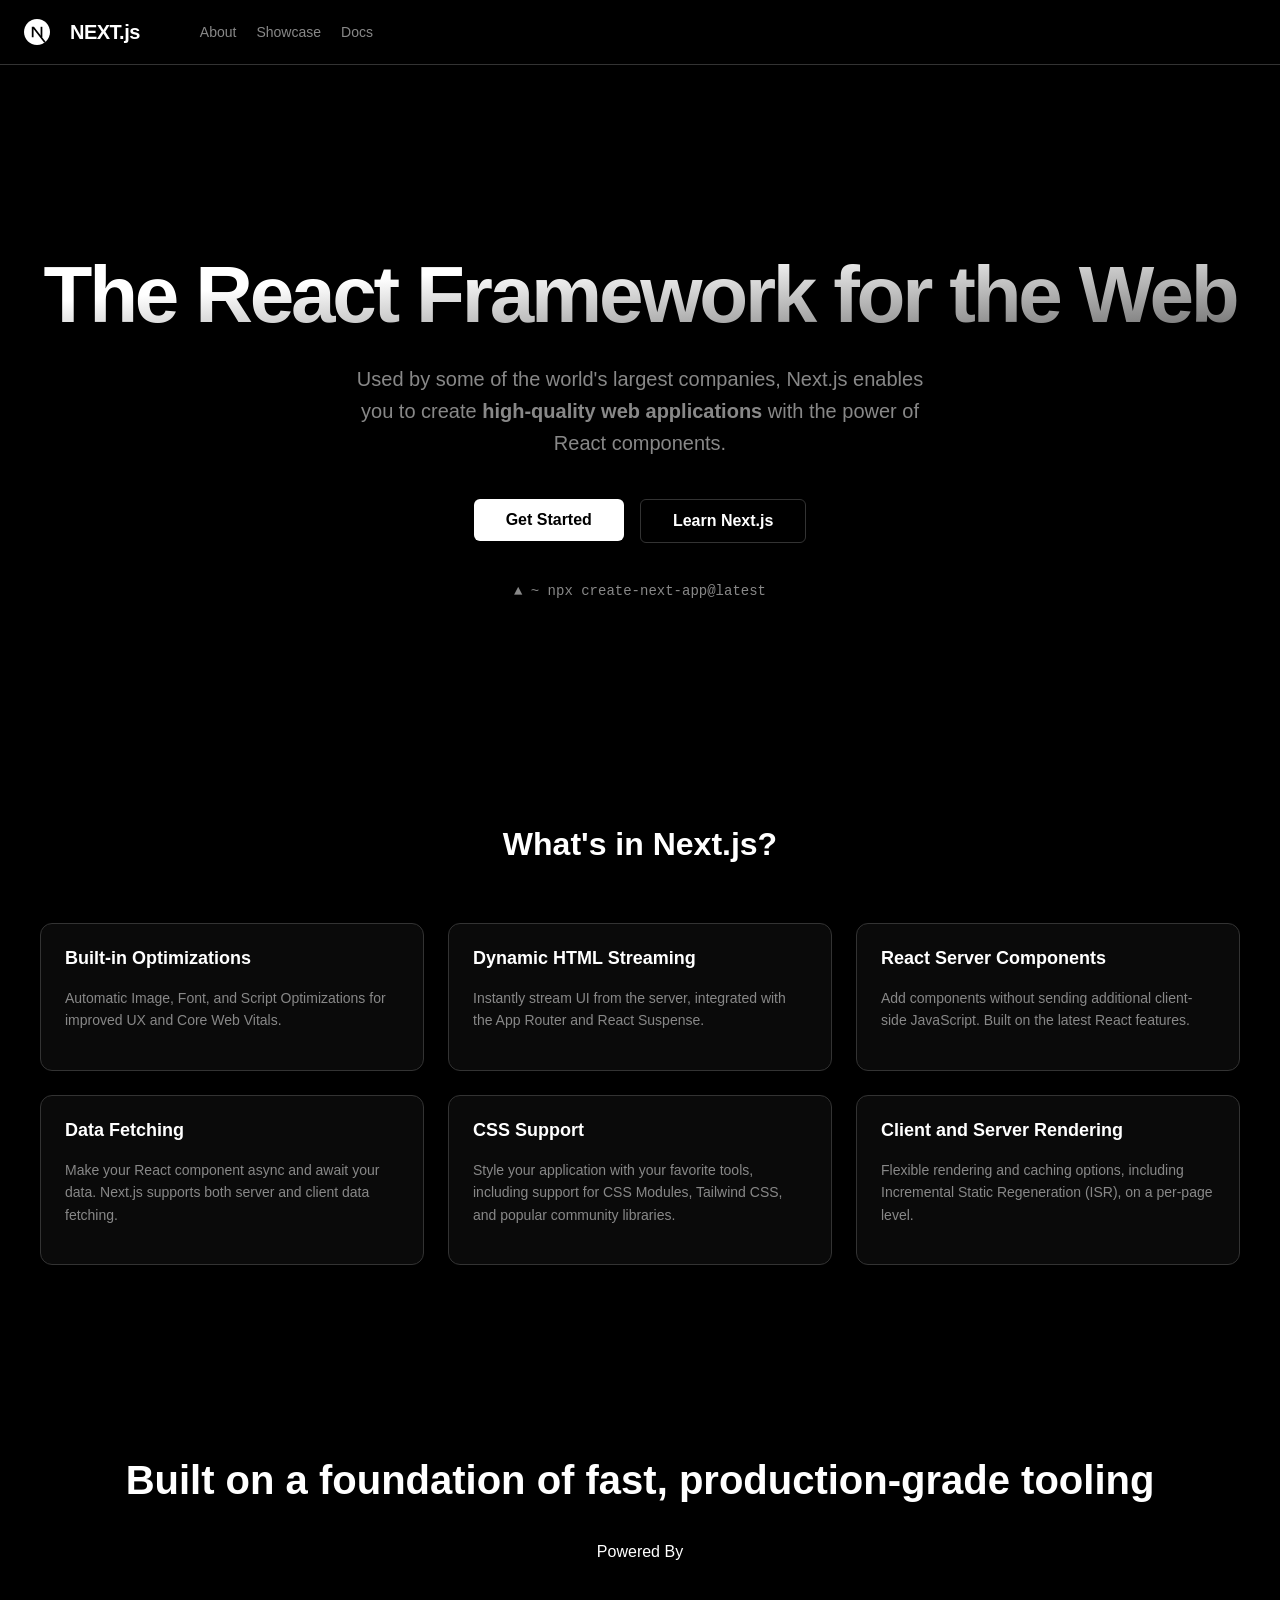
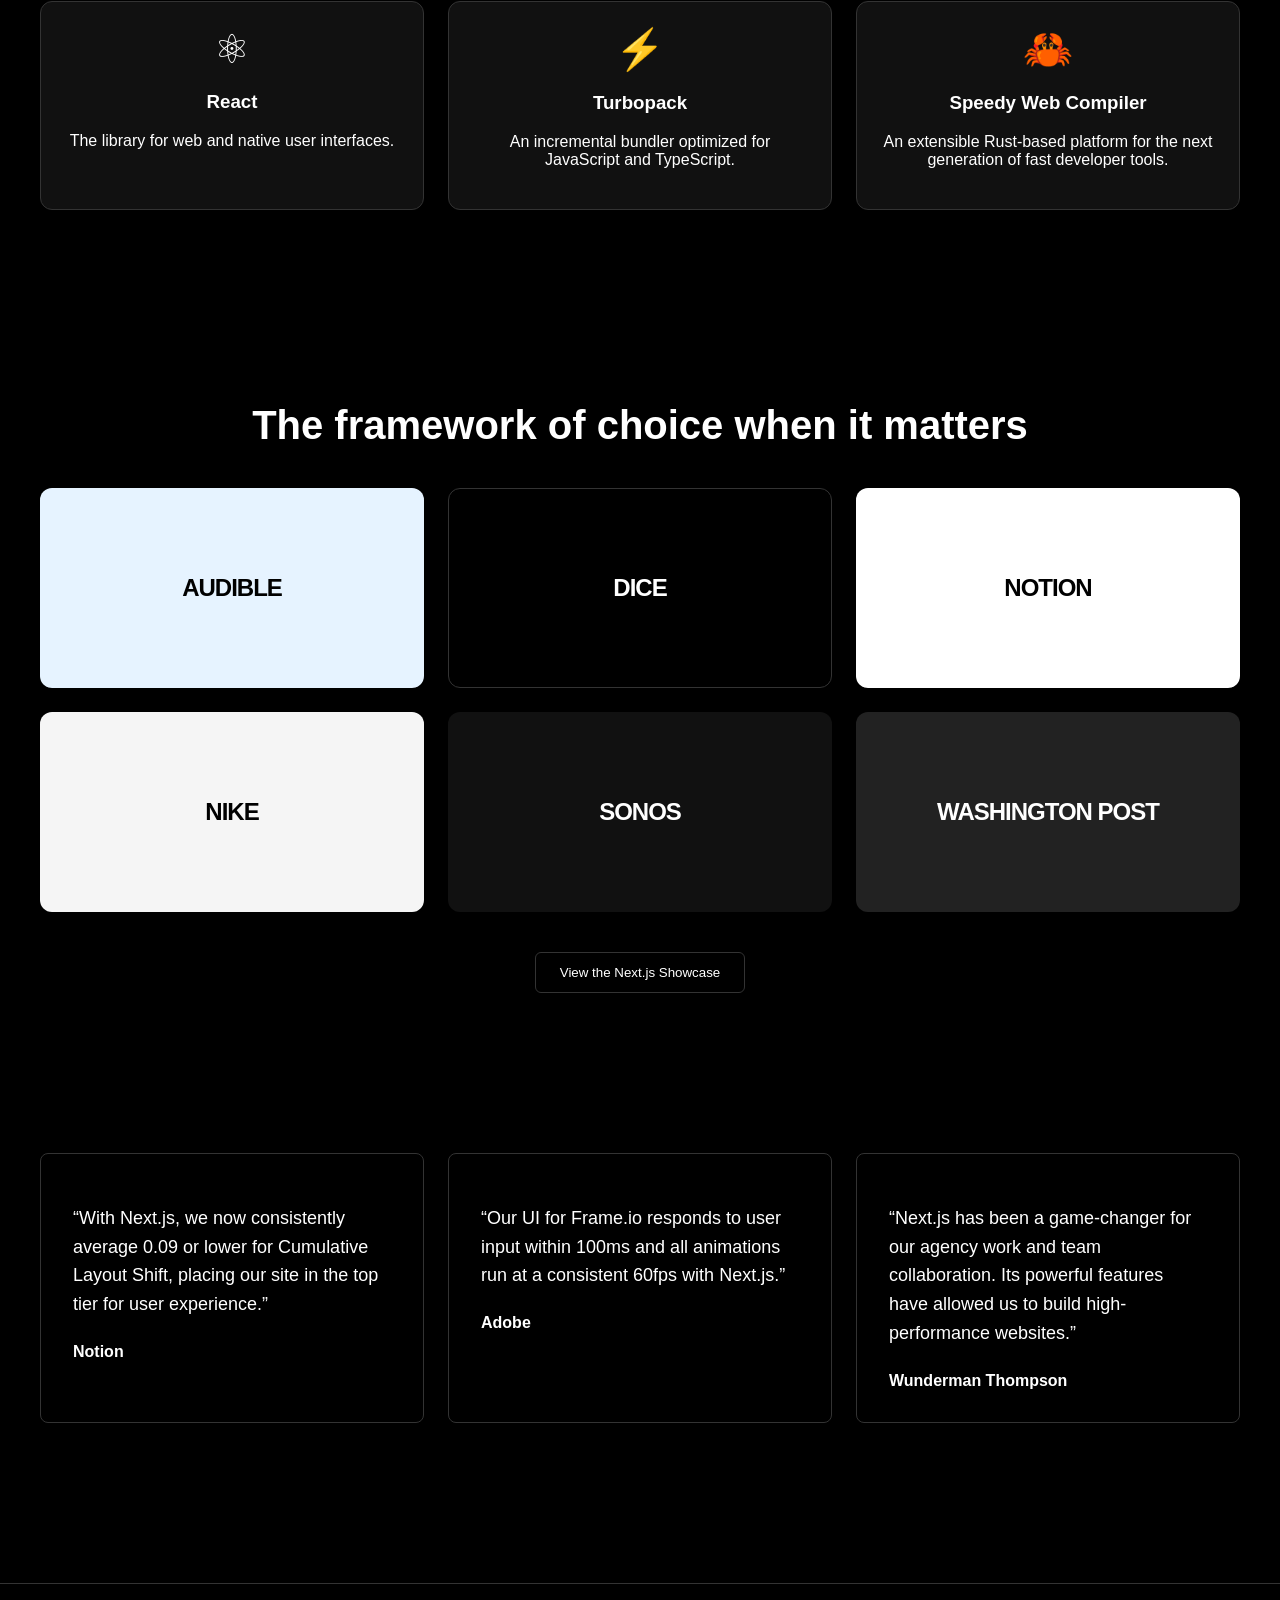
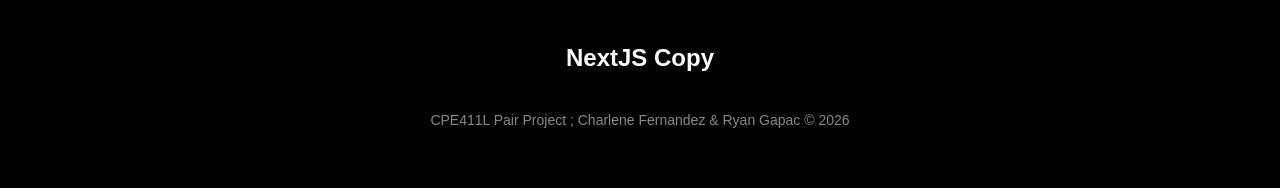
<file: index.html>
<!DOCTYPE html>
<html lang="en">

<head>
  <meta charset="UTF-8">
  <meta name="viewport" content="width=device-width, initial-scale=1.0">
  <title>Next.js by Vercel - The React Framework</title>
  <link rel="stylesheet" href="style.css">
</head>

<body>
  <nav class="navbar">
    <div class="nav-left">
      <svg class="logo" height="20" viewBox="0 0 180 180" fill="none" xmlns="http://www.w3.org/2000/svg">
        <path
          d="M180 90C180 139.706 139.706 180 90 180C40.2944 180 0 139.706 0 90C0 40.2944 40.2944 0 90 0C139.706 0 180 40.2944 180 90Z"
          fill="white" />
        <path
          d="M149.508 157.52L69.142 54H54V125.97H66.1136V69.3836L139.999 164.845C143.333 162.614 146.509 160.165 149.508 157.52Z"
          fill="black" />
        <rect x="115" y="54" width="12" height="72" fill="black" />
      </svg>
      <span class="logo-text">NEXT.js</span>
      <ul class="nav-links">
        <a href="about.html" class="nav-link-item"><li>About</li></a>
        <a href="showcase.html" class="nav-link-item"><li>Showcase</li></a>
        <a href="docs.html" class="nav-link-item"><li>Docs</li></a>
      </ul>
    </div>
    
  </nav>

  <main>
    <section class="hero">
      <div class="hero-bg"></div>
      <h1>The React Framework for the Web</h1>
      <p class="subtitle">Used by some of the world's largest companies, Next.js enables you to create
        <strong>high-quality web applications</strong> with the power of React components.</p>
      <div class="hero-buttons">
        <a href= "https://nextjs.org/docs"><button class="btn-primary">Get Started</button></a>
        <a href= "https://nextjs.org/learn?utm_source=next-site&utm_medium=homepage-cta&utm_campaign=home"><button class="btn-secondary">Learn Next.js</button></a>
      </div>
      <div class="code-snippet">
        <span>▲ ~ npx create-next-app@latest</span>
      </div>
    </section>

    <section class="features-section">
      <h2 class="section-title">What's in Next.js?</h2>
      <div class="grid-container">
        <div class="card">
          <h3>Built-in Optimizations</h3>
          <p>Automatic Image, Font, and Script Optimizations for improved UX and Core Web Vitals.</p>
        </div>
        <div class="card">
          <h3>Dynamic HTML Streaming</h3>
          <p>Instantly stream UI from the server, integrated with the App Router and React Suspense.</p>
        </div>
        <div class="card">
          <h3>React Server Components</h3>
          <p>Add components without sending additional client-side JavaScript. Built on the latest React features.</p>
        </div>
        <div class="card">
          <h3>Data Fetching</h3>
          <p>Make your React component async and await your data. Next.js supports both server and client data fetching.
          </p>
        </div>
        <div class="card">
          <h3>CSS Support</h3>
          <p>Style your application with your favorite tools, including support for CSS Modules, Tailwind CSS, and
            popular community libraries.</p>
        </div>
        <div class="card">
          <h3>Client and Server Rendering</h3>
          <p>Flexible rendering and caching options, including Incremental Static Regeneration (ISR), on a per-page
            level.</p>
        </div>
      </div>
    </section>

    <section class="powered-by">
      <h2>Built on a foundation of fast, production-grade tooling</h2>
      <div class="chip-container">
        <span>Powered By</span>
      </div>
      <div class="tech-grid">
        <div class="tech-card">
          <div class="tech-icon react">⚛</div>
          <h3>React</h3>
          <p>The library for web and native user interfaces.</p>
        </div>
        <div class="tech-card">
          <div class="tech-icon turbo">⚡</div>
          <h3>Turbopack</h3>
          <p>An incremental bundler optimized for JavaScript and TypeScript.</p>
        </div>
        <div class="tech-card">
          <div class="tech-icon swc">🦀</div>
          <h3>Speedy Web Compiler</h3>
          <p>An extensible Rust-based platform for the next generation of fast developer tools.</p>
        </div>
      </div>
    </section>

    <section class="showcase">
      <h2>The framework of choice when it matters</h2>
      <div class="showcase-grid">
        <div class="showcase-item" style="background: #e6f3ff; color: #000;">AUDIBLE</div>
        <div class="showcase-item" style="background: #000; border: 1px solid #333;">DICE</div>
        <div class="showcase-item" style="background: #fff; color: #000;">NOTION</div>
        <div class="showcase-item" style="background: #f5f5f5; color: #000;">NIKE</div>
        <div class="showcase-item" style="background: #111;">SONOS</div>
        <div class="showcase-item" style="background: #222;">WASHINGTON POST</div>
      </div>
      <button class="btn-showcase">View the Next.js Showcase</button>
    </section>

    <section class="testimonials">
      <div class="testimonial-card">
        <p>“With Next.js, we now consistently average 0.09 or lower for Cumulative Layout Shift, placing our site in the
          top tier for user experience.”</p>
        <div class="author">
          <strong>Notion</strong>
        </div>
      </div>
      <div class="testimonial-card">
        <p>“Our UI for Frame.io responds to user input within 100ms and all animations run at a consistent 60fps with
          Next.js.”</p>
        <div class="author">
          <strong>Adobe</strong>
        </div>
      </div>
      <div class="testimonial-card">
        <p>“Next.js has been a game-changer for our agency work and team collaboration. Its powerful features have
          allowed us to build high-performance websites.”</p>
        <div class="author">
          <strong>Wunderman Thompson</strong>
        </div>
      </div>
    </section>
  </main>

  <footer>
    <div class="footer-logo">NextJS Copy</div>
    
    <div class="copyright">
      CPE411L Pair Project ; Charlene Fernandez & Ryan Gapac &copy; 2026
    </div>
  </footer>
  <script src="script.js"></script>
</body>

</html>
</file>
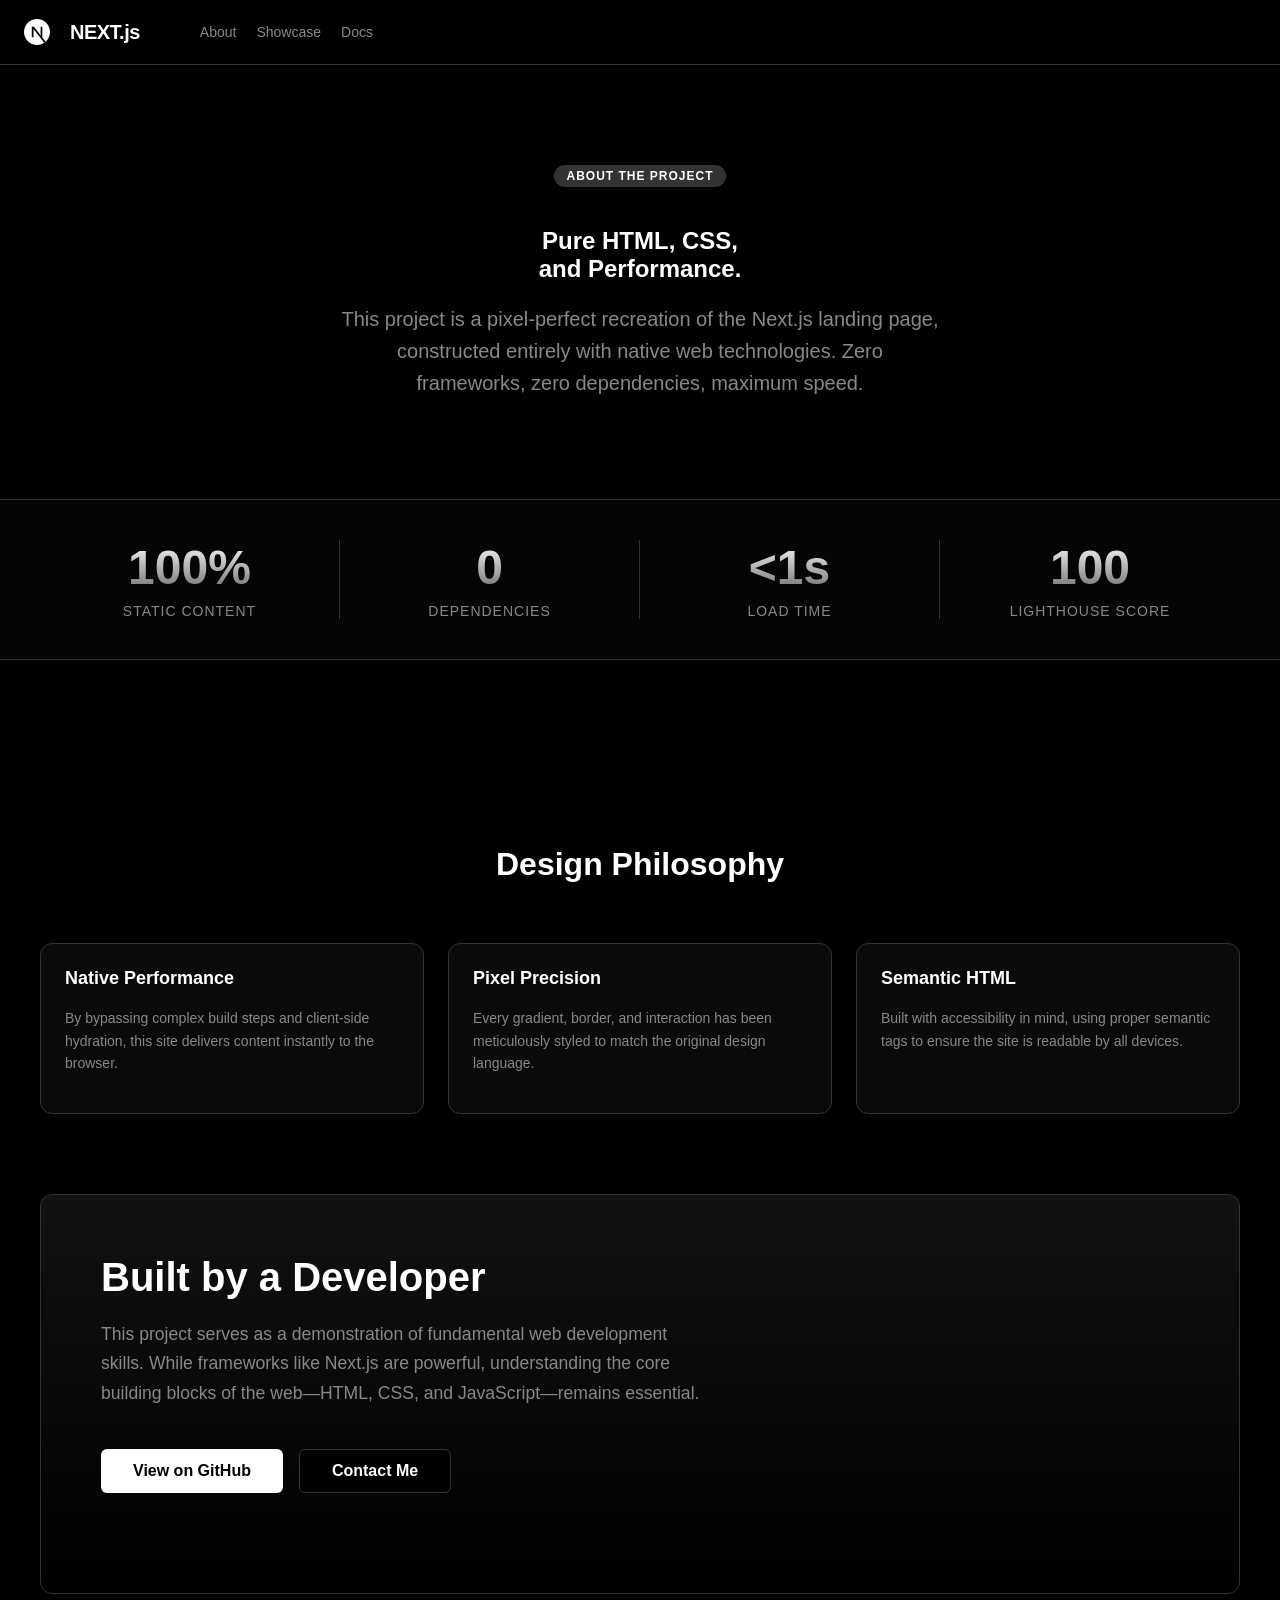
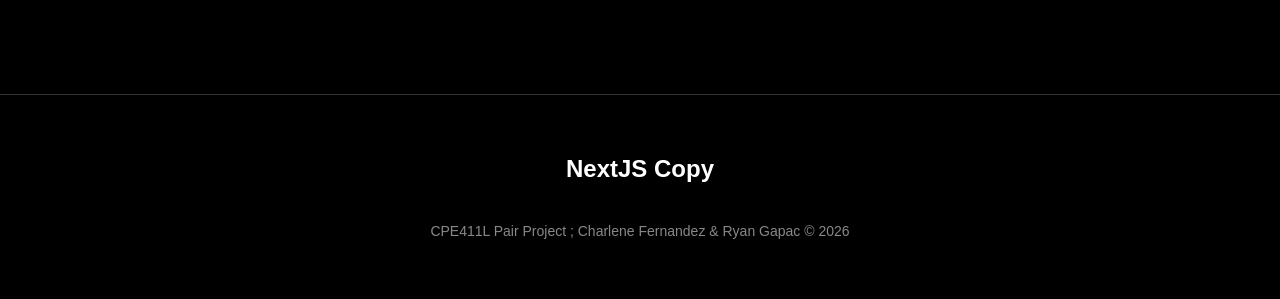
<file: about.html>
<!DOCTYPE html>
<html lang="en">
<head>
    <meta charset="UTF-8">
    <meta name="viewport" content="width=device-width, initial-scale=1.0">
    <title>About - Next.js Static Clone</title>
    <link rel="stylesheet" href="style.css">
</head>
<body>
    <nav class="navbar">
        <div class="nav-left">
            <a href="index.html" style="display: flex; align-items: center; gap: 20px; text-decoration: none; color: white;">
                <svg class="logo" height="20" viewBox="0 0 180 180" fill="none" xmlns="http://www.w3.org/2000/svg">
                    <path d="M180 90C180 139.706 139.706 180 90 180C40.2944 180 0 139.706 0 90C0 40.2944 40.2944 0 90 0C139.706 0 180 40.2944 180 90Z" fill="white"/>
                    <path d="M149.508 157.52L69.142 54H54V125.97H66.1136V69.3836L139.999 164.845C143.333 162.614 146.509 160.165 149.508 157.52Z" fill="black"/>
                    <rect x="115" y="54" width="12" height="72" fill="black"/>
                </svg>
                <span class="logo-text">NEXT.js</span>
            </a>
            <ul class="nav-links">
              <a href="about.html" class="nav-link-item"><li>About</li></a>
              <a href="showcase.html" class="nav-link-item"><li>Showcase</li></a>
              <a href="docs.html" class="nav-link-item"><li>Docs</li></a>
            </ul>
        </div>
    </nav>

    <main>
        <section class="about-hero">
            <span class="badge">About The Project</span>
            <h1>Pure HTML, CSS, <br>and Performance.</h1>
            <p class="subtitle">
                This project is a pixel-perfect recreation of the Next.js landing page, constructed entirely with native web technologies. Zero frameworks, zero dependencies, maximum speed.
            </p>
        </section>

        <!-- Statistics Grid -->
        <section class="stats-section">
            <div class="stats-grid">
                <div class="stat-item">
                    <span class="stat-number">100%</span>
                    <span class="stat-label">Static Content</span>
                </div>
                <div class="stat-item">
                    <span class="stat-number">0</span>
                    <span class="stat-label">Dependencies</span>
                </div>
                <div class="stat-item">
                    <span class="stat-number">&lt;1s</span>
                    <span class="stat-label">Load Time</span>
                </div>
                <div class="stat-item">
                    <span class="stat-number">100</span>
                    <span class="stat-label">Lighthouse Score</span>
                </div>
            </div>
        </section>

        <!-- Core Philosophy (Reusing Card Styling) -->
        <section class="features-section">
            <h2 class="section-title">Design Philosophy</h2>
            <div class="grid-container">
                <div class="card">
                    <h3>Native Performance</h3>
                    <p>By bypassing complex build steps and client-side hydration, this site delivers content instantly to the browser.</p>
                </div>
                <div class="card">
                    <h3>Pixel Precision</h3>
                    <p>Every gradient, border, and interaction has been meticulously styled to match the original design language.</p>
                </div>
                <div class="card">
                    <h3>Semantic HTML</h3>
                    <p>Built with accessibility in mind, using proper semantic tags to ensure the site is readable by all devices.</p>
                </div>
            </div>
        </section>

        <section class="creator-section">
            <div class="creator-content">
                <h2>Built by a Developer</h2>
                <p>
                    This project serves as a demonstration of fundamental web development skills. 
                    While frameworks like Next.js are powerful, understanding the core building blocks of the web—HTML, CSS, and JavaScript—remains essential.
                </p>
                <div class="hero-buttons" style="justify-content: flex-start;">
                    <button class="btn-primary">View on GitHub</button>
                    <button class="btn-secondary">Contact Me</button>
                </div>
            </div>
        </section>
    </main>

    <footer>
      <div class="footer-logo">NextJS Copy</div>
      <div class="copyright">
        CPE411L Pair Project ; Charlene Fernandez & Ryan Gapac &copy; 2026
      </div>
    </footer>

    <script src="script.js"></script>
</body>
</html>
</file>
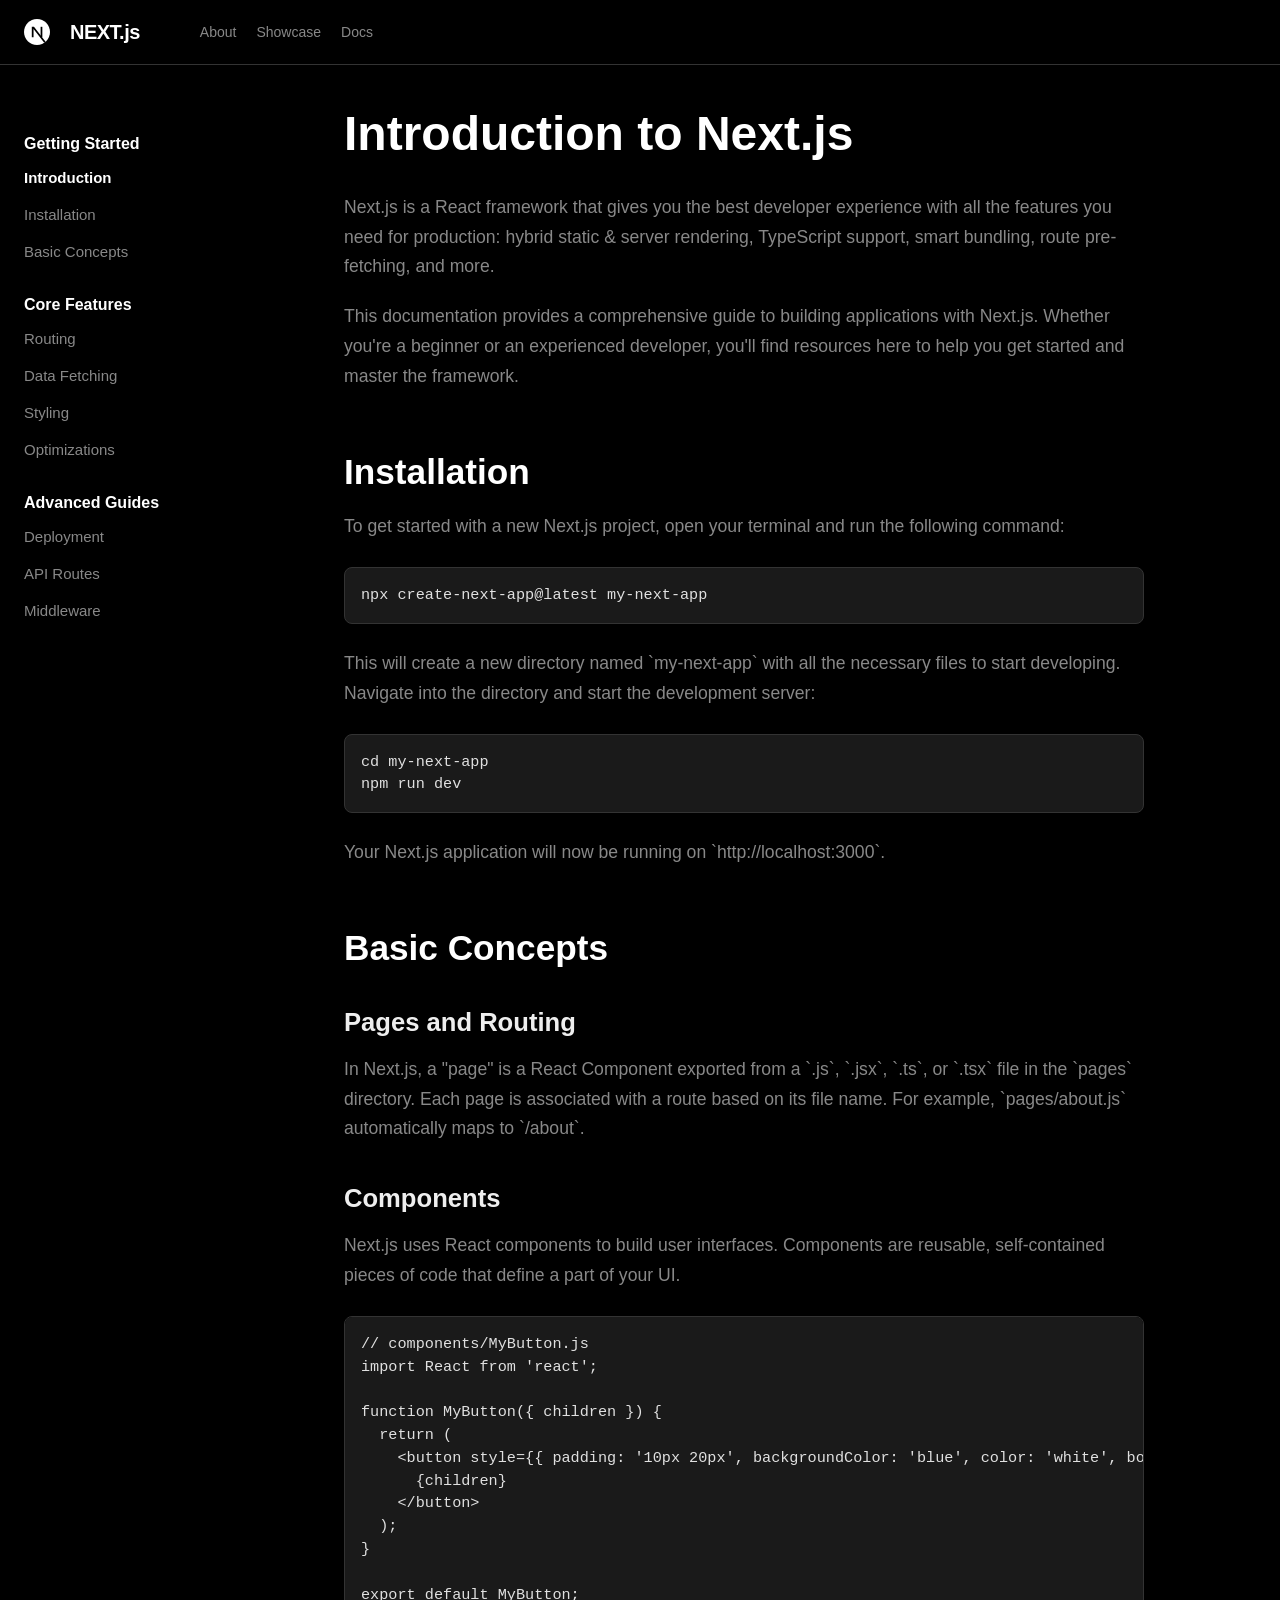
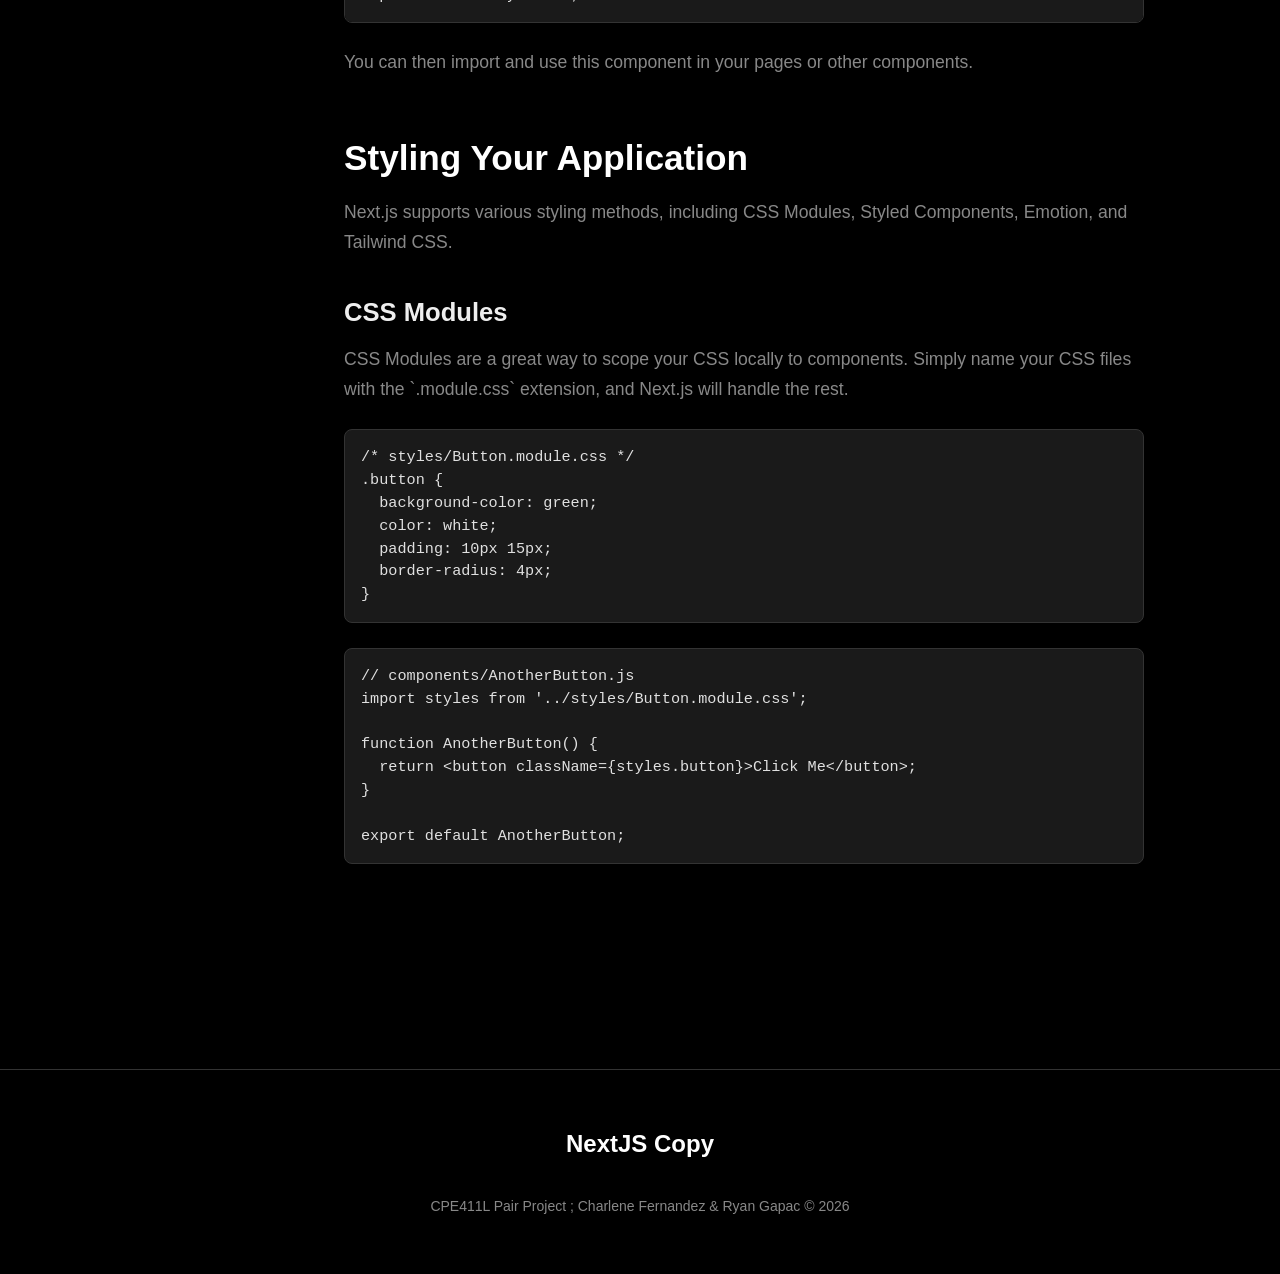
<file: docs.html>
<!DOCTYPE html>
<html lang="en">
<head>
    <meta charset="UTF-8">
    <meta name="viewport" content="width=device-width, initial-scale=1.0">
    <title>Documentation - Next.js Static Clone</title>
    <link rel="stylesheet" href="style.css">
</head>
<body>
    <nav class="navbar">
        <div class="nav-left">
            <a href="index.html" style="display: flex; align-items: center; gap: 20px; text-decoration: none; color: white;">
                <svg class="logo" height="20" viewBox="0 0 180 180" fill="none" xmlns="http://www.w3.org/2000/svg">
                    <path d="M180 90C180 139.706 139.706 180 90 180C40.2944 180 0 139.706 0 90C0 40.2944 40.2944 0 90 0C139.706 0 180 40.2944 180 90Z" fill="white"/>
                    <path d="M149.508 157.52L69.142 54H54V125.97H66.1136V69.3836L139.999 164.845C143.333 162.614 146.509 160.165 149.508 157.52Z" fill="black"/>
                    <rect x="115" y="54" width="12" height="72" fill="black"/>
                </svg>
                <span class="logo-text">NEXT.js</span>
            </a>
            <ul class="nav-links">
              <a href="about.html" class="nav-link-item"><li>About</li></a>
              <a href="showcase.html" class="nav-link-item"><li>Showcase</li></a>
              <a href="docs.html" class="nav-link-item"><li>Docs</li></a>
            </ul>
        </div>
    </nav>

    <div class="docs-container">
        <aside class="docs-sidebar">
            <nav>
                <h3 class="sidebar-heading">Getting Started</h3>
                <ul>
                    <li><a href="#" class="sidebar-link active">Introduction</a></li>
                    <li><a href="#" class="sidebar-link">Installation</a></li>
                    <li><a href="#" class="sidebar-link">Basic Concepts</a></li>
                </ul>
                <h3 class="sidebar-heading">Core Features</h3>
                <ul>
                    <li><a href="#" class="sidebar-link">Routing</a></li>
                    <li><a href="#" class="sidebar-link">Data Fetching</a></li>
                    <li><a href="#" class="sidebar-link">Styling</a></li>
                    <li><a href="#" class="sidebar-link">Optimizations</a></li>
                </ul>
                <h3 class="sidebar-heading">Advanced Guides</h3>
                <ul>
                    <li><a href="#" class="sidebar-link">Deployment</a></li>
                    <li><a href="#" class="sidebar-link">API Routes</a></li>
                    <li><a href="#" class="sidebar-link">Middleware</a></li>
                </ul>
            </nav>
        </aside>

        <main class="docs-content">
            <h1 class="docs-title">Introduction to Next.js</h1>
            <p>
                Next.js is a React framework that gives you the best developer experience with all the features you need for production: hybrid static & server rendering, TypeScript support, smart bundling, route pre-fetching, and more.
            </p>
            <p>
                This documentation provides a comprehensive guide to building applications with Next.js. Whether you're a beginner or an experienced developer, you'll find resources here to help you get started and master the framework.
            </p>

            <h2 id="installation">Installation</h2>
            <p>
                To get started with a new Next.js project, open your terminal and run the following command:
            </p>
            <pre><code>npx create-next-app@latest my-next-app</code></pre>
            <p>
                This will create a new directory named `my-next-app` with all the necessary files to start developing. Navigate into the directory and start the development server:
            </p>
            <pre><code>cd my-next-app
npm run dev</code></pre>
            <p>
                Your Next.js application will now be running on `http://localhost:3000`.
            </p>

            <h2 id="basic-concepts">Basic Concepts</h2>
            <h3>Pages and Routing</h3>
            <p>
                In Next.js, a "page" is a React Component exported from a `.js`, `.jsx`, `.ts`, or `.tsx` file in the `pages` directory. Each page is associated with a route based on its file name. For example, `pages/about.js` automatically maps to `/about`.
            </p>
            <h3>Components</h3>
            <p>
                Next.js uses React components to build user interfaces. Components are reusable, self-contained pieces of code that define a part of your UI.
            </p>
            <pre><code>// components/MyButton.js
import React from 'react';

function MyButton({ children }) {
  return (
    &lt;button style={{ padding: '10px 20px', backgroundColor: 'blue', color: 'white', border: 'none', borderRadius: '5px' }}>
      {children}
    &lt;/button>
  );
}

export default MyButton;</code></pre>
            <p>
                You can then import and use this component in your pages or other components.
            </p>

            <h2 id="styling">Styling Your Application</h2>
            <p>
                Next.js supports various styling methods, including CSS Modules, Styled Components, Emotion, and Tailwind CSS.
            </p>
            <h3>CSS Modules</h3>
            <p>
                CSS Modules are a great way to scope your CSS locally to components. Simply name your CSS files with the `.module.css` extension, and Next.js will handle the rest.
            </p>
            <pre><code>/* styles/Button.module.css */
.button {
  background-color: green;
  color: white;
  padding: 10px 15px;
  border-radius: 4px;
}</code></pre>
            <pre><code>// components/AnotherButton.js
import styles from '../styles/Button.module.css';

function AnotherButton() {
  return &lt;button className={styles.button}>Click Me&lt;/button>;
}

export default AnotherButton;</code></pre>
        </main>
    </div>

    <footer>
      <div class="footer-logo">NextJS Copy</div>
    
      <div class="copyright">
        CPE411L Pair Project ; Charlene Fernandez & Ryan Gapac &copy; 2026
      </div>
    </footer>
    <script src="script.js"></script>
</body>
</html>
</file>
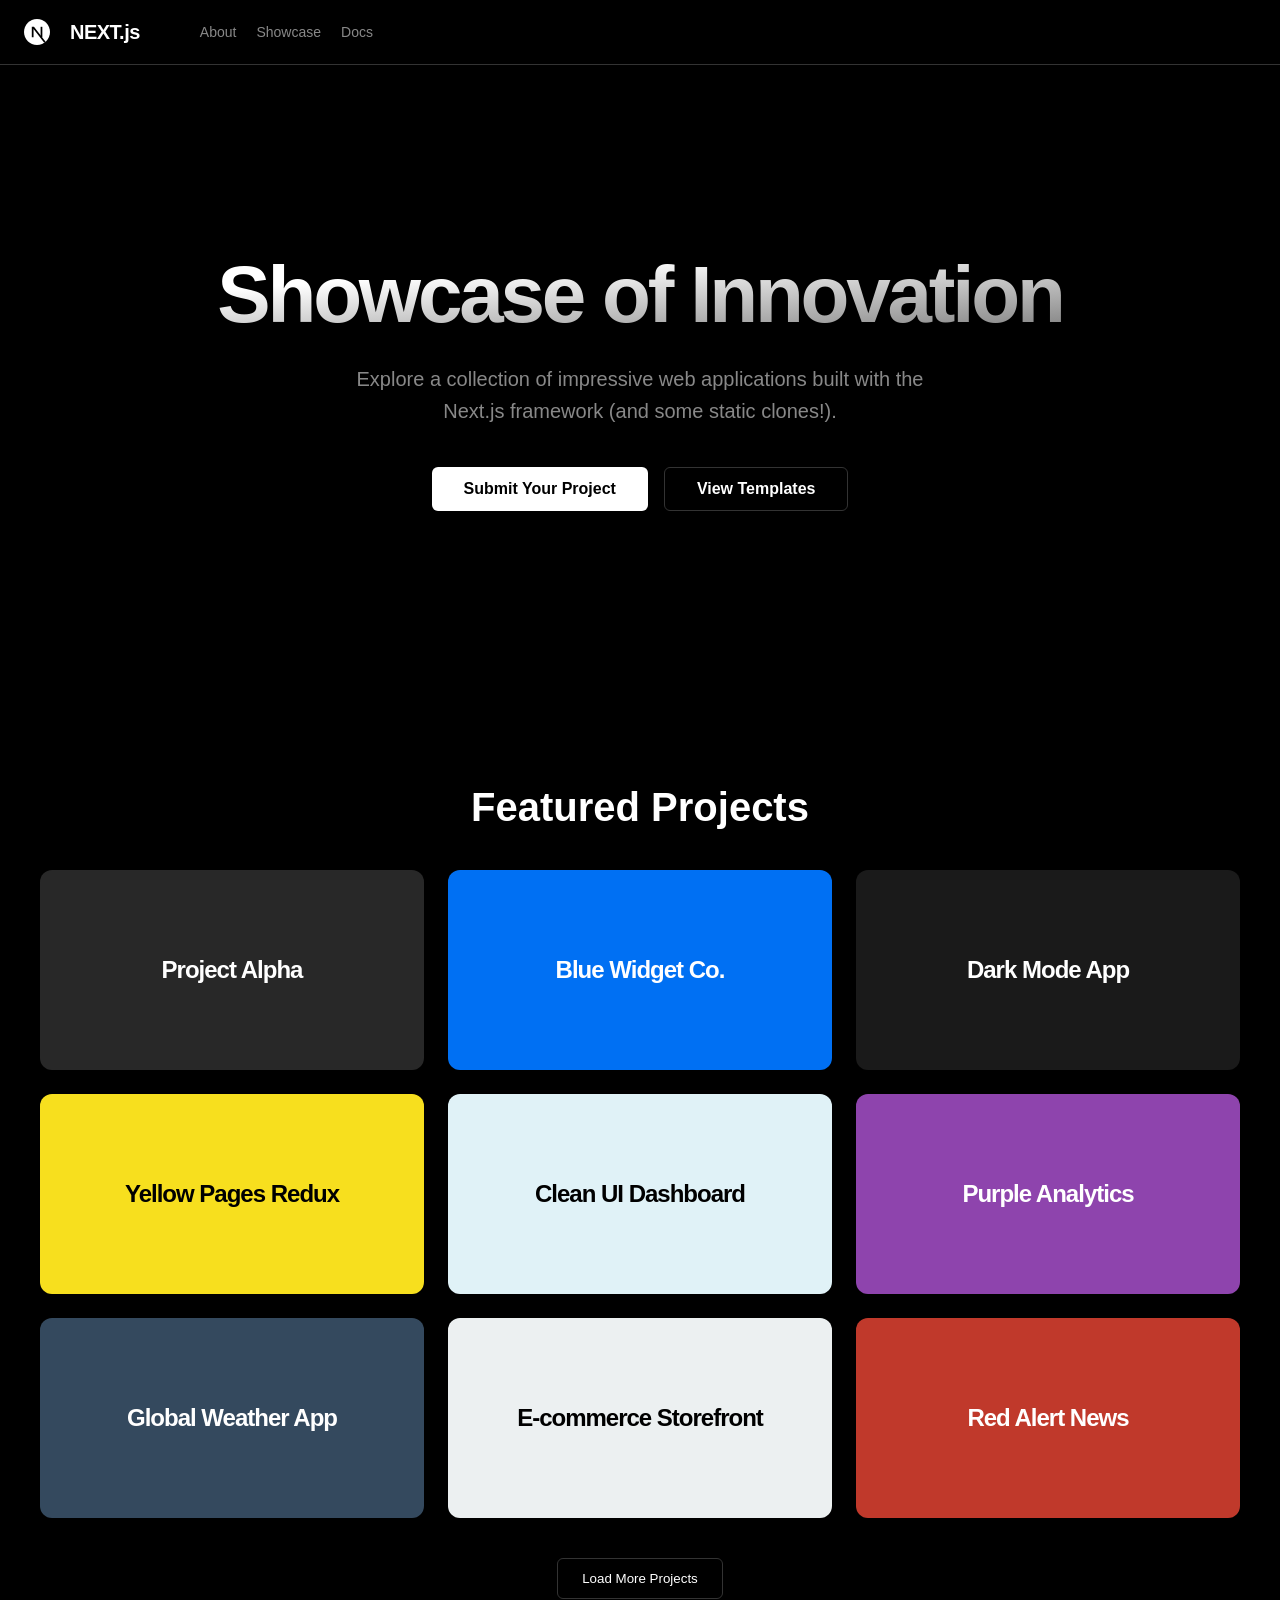
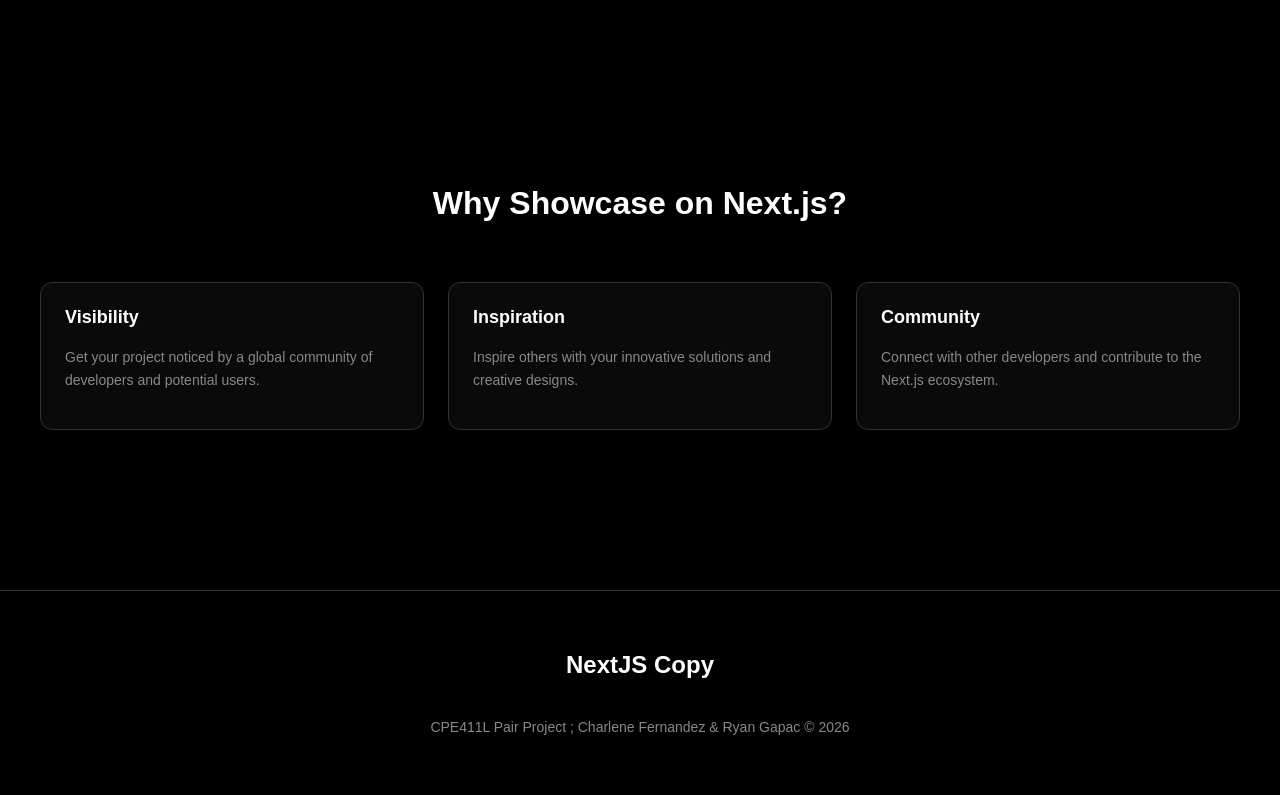
<file: showcase.html>
<!DOCTYPE html>
<html lang="en">
<head>
    <meta charset="UTF-8">
    <meta name="viewport" content="width=device-width, initial-scale=1.0">
    <title>Showcase - Next.js Static Clone</title>
    <link rel="stylesheet" href="style.css">
</head>
<body>
    <nav class="navbar">
        <div class="nav-left">
            <a href="index.html" style="display: flex; align-items: center; gap: 20px; text-decoration: none; color: white;">
                <svg class="logo" height="20" viewBox="0 0 180 180" fill="none" xmlns="http://www.w3.org/2000/svg">
                    <path d="M180 90C180 139.706 139.706 180 90 180C40.2944 180 0 139.706 0 90C0 40.2944 40.2944 0 90 0C139.706 0 180 40.2944 180 90Z" fill="white"/>
                    <path d="M149.508 157.52L69.142 54H54V125.97H66.1136V69.3836L139.999 164.845C143.333 162.614 146.509 160.165 149.508 157.52Z" fill="black"/>
                    <rect x="115" y="54" width="12" height="72" fill="black"/>
                </svg>
                <span class="logo-text">NEXT.js</span>
            </a>
            <ul class="nav-links">
              <a href="about.html" class="nav-link-item"><li>About</li></a>
              <a href="showcase.html" class="nav-link-item"><li>Showcase</li></a>
              <a href="docs.html" class="nav-link-item"><li>Docs</li></a>
            </ul>
        </div>
    </nav>

    <main>
        <section class="hero">
            <h1>Showcase of Innovation</h1>
            <p class="subtitle">
                Explore a collection of impressive web applications built with the Next.js framework (and some static clones!).
            </p>
            <div class="hero-buttons">
                <button class="btn-primary">Submit Your Project</button>
                <button class="btn-secondary">View Templates</button>
            </div>
        </section>

        <section class="showcase">
            <h2 class="section-title">Featured Projects</h2>
            <div class="showcase-grid">
                <div class="showcase-item" style="background: #282828; color: #fff;">Project Alpha</div>
                <div class="showcase-item" style="background: #0070f3; color: #fff;">Blue Widget Co.</div>
                <div class="showcase-item" style="background: #1a1a1a; color: #fff;">Dark Mode App</div>
                <div class="showcase-item" style="background: #f7df1e; color: #000;">Yellow Pages Redux</div>
                <div class="showcase-item" style="background: #e0f2f7; color: #000;">Clean UI Dashboard</div>
                <div class="showcase-item" style="background: #8e44ad; color: #fff;">Purple Analytics</div>
                <div class="showcase-item" style="background: #34495e; color: #fff;">Global Weather App</div>
                <div class="showcase-item" style="background: #ecf0f1; color: #000;">E-commerce Storefront</div>
                <div class="showcase-item" style="background: #c0392b; color: #fff;">Red Alert News</div>
            </div>
            <button class="btn-showcase">Load More Projects</button>
        </section>

        <section class="features-section">
            <h2 class="section-title">Why Showcase on Next.js?</h2>
            <div class="grid-container">
                <div class="card">
                    <h3>Visibility</h3>
                    <p>Get your project noticed by a global community of developers and potential users.</p>
                </div>
                <div class="card">
                    <h3>Inspiration</h3>
                    <p>Inspire others with your innovative solutions and creative designs.</p>
                </div>
                <div class="card">
                    <h3>Community</h3>
                    <p>Connect with other developers and contribute to the Next.js ecosystem.</p>
                </div>
            </div>
        </section>
    </main>

    <footer>
      <div class="footer-logo">NextJS Copy</div>
      <div class="copyright">
        CPE411L Pair Project ; Charlene Fernandez & Ryan Gapac &copy; 2026
      </div>
    </footer>
    <script src="script.js"></script>
</body>
</html>
</file>
<file: style.css>
:root {
    --bg-color: #000000;
    --text-color: #ffffff;
    --text-secondary: #888888;
    --border-color: #333333;
    --card-bg: #0a0a0a;
    --primary-btn: #ffffff;
    --primary-btn-text: #000000;
    --font-stack: -apple-system, BlinkMacSystemFont, "Segoe UI", Roboto, Oxygen, Ubuntu, Cantarell, "Fira Sans", "Droid Sans", "Helvetica Neue", sans-serif;
}

body {
    background-color: var(--bg-color);
    color: var(--text-color);
    font-family: var(--font-stack);
    margin: 0;
    padding: 0;
    overflow-x: hidden;
}

.navbar {
    display: flex;
    justify-content: space-between;
    align-items: center;
    padding: 0 24px;
    height: 64px;
    border-bottom: 1px solid var(--border-color);
    position: sticky;
    top: 0;
    background: rgba(0, 0, 0, 0.8);
    backdrop-filter: blur(10px);
    z-index: 100;
}

.nav-left {
    display: flex;
    align-items: center;
    gap: 20px;
}

.logo {
    width: 26px;
    height: 26px;
}

.logo-text {
    font-weight: 700;
    font-size: 20px;
    letter-spacing: -0.5px;
}

.nav-links {
    display: flex;
    list-style: none;
    gap: 20px;
    font-size: 14px;
    color: var(--text-secondary);
}

.nav-links li:hover {
    color: var(--text-color);
    cursor: pointer;
}

.nav-right {
    display: flex;
    align-items: center;
    gap: 12px;
}

.search-bar {
    background: #111;
    border: 1px solid var(--border-color);
    padding: 6px 12px;
    border-radius: 6px;
    font-size: 14px;
    color: var(--text-secondary);
    width: 240px;
    display: flex;
    justify-content: space-between;
}

.kbd {
    background: #222;
    padding: 2px 6px;
    border-radius: 4px;
    font-size: 12px;
}

.btn-deploy, .btn-learn {
    padding: 8px 16px;
    border-radius: 6px;
    font-size: 14px;
    font-weight: 500;
    cursor: pointer;
    border: 1px solid var(--border-color);
}

.btn-deploy {
    background: #000;
    color: #fff;
}

.btn-learn {
    background: #fff;
    color: #000;
    border: none;
}

.hero {
    text-align: center;
    padding: 120px 20px;
    position: relative;
    overflow: hidden;
}

.hero h1 {
    font-size: 5rem;
    line-height: 1.1;
    font-weight: 800;
    margin-bottom: 24px;
    background: linear-gradient(to bottom right, #fff 30%, #666);
    -webkit-background-clip: text;
    -webkit-text-fill-color: transparent;
    letter-spacing: -0.04em;
}

.subtitle {
    font-size: 1.25rem;
    color: var(--text-secondary);
    max-width: 600px;
    margin: 0 auto 40px;
    line-height: 1.6;
}

.hero-buttons {
    display: flex;
    justify-content: center;
    gap: 16px;
    margin-bottom: 40px;
}

.btn-primary {
    background: #fff;
    color: #000;
    padding: 12px 32px;
    border-radius: 6px;
    border: none;
    font-weight: 600;
    font-size: 16px;
    cursor: pointer;
}

.btn-secondary {
    background: #000;
    color: #fff;
    padding: 12px 32px;
    border-radius: 6px;
    border: 1px solid var(--border-color);
    font-weight: 600;
    font-size: 16px;
    cursor: pointer;
}

.code-snippet {
    font-family: monospace;
    color: var(--text-secondary);
    font-size: 14px;
}

.section-title {
    text-align: center;
    margin-bottom: 60px;
    font-size: 2rem;
}

.features-section, .powered-by, .showcase, .testimonials {
    max-width: 1200px;
    margin: 0 auto;
    padding: 80px 24px;
}

.grid-container {
    display: grid;
    grid-template-columns: repeat(3, 1fr);
    gap: 24px;
}

.card {
    background: var(--card-bg);
    border: 1px solid var(--border-color);
    border-radius: 12px;
    padding: 24px;
    transition: border-color 0.2s;
}

.card:hover {
    border-color: #fff;
}

.card h3 {
    margin-top: 0;
    font-size: 18px;
}

.card p {
    color: var(--text-secondary);
    font-size: 14px;
    line-height: 1.6;
}

.powered-by h2, .showcase h2 {
    text-align: center;
    font-size: 2.5rem;
    margin-bottom: 40px;
}

.chip-container {
    display: flex;
    justify-content: center;
    margin-bottom: 40px;
}

.tech-grid {
    display: grid;
    grid-template-columns: repeat(3, 1fr);
    gap: 24px;
}

.tech-card {
    background: #111;
    border: 1px solid var(--border-color);
    border-radius: 12px;
    padding: 24px;
    text-align: center;
}

.tech-icon {
    font-size: 40px;
    margin-bottom: 16px;
}

.showcase-grid {
    display: grid;
    grid-template-columns: repeat(3, 1fr);
    grid-auto-rows: 200px;
    gap: 24px;
    margin-bottom: 40px;
}

.showcase-item {
    border-radius: 12px;
    display: flex;
    align-items: center;
    justify-content: center;
    font-weight: 800;
    font-size: 24px;
    letter-spacing: -1px;
}

.btn-showcase {
    display: block;
    margin: 0 auto;
    background: #000;
    color: #fff;
    border: 1px solid var(--border-color);
    padding: 12px 24px;
    border-radius: 6px;
    cursor: pointer;
}

.testimonials {
    display: grid;
    grid-template-columns: repeat(3, 1fr);
    gap: 24px;
}

.testimonial-card {
    background: #000;
    border: 1px solid var(--border-color);
    padding: 32px;
    border-radius: 8px;
}

.testimonial-card p {
    font-size: 18px;
    line-height: 1.6;
    margin-bottom: 24px;
}

footer {
    border-top: 1px solid var(--border-color);
    padding: 60px 24px;
    margin-top: 80px;
    display: flex;
    flex-direction: column;
    align-items: center;
}

.footer-logo {
    font-weight: 800;
    font-size: 24px;
    margin-bottom: 40px;
}

.footer-links {
    display: flex;
    gap: 80px;
    margin-bottom: 60px;
}

.col {
    display: flex;
    flex-direction: column;
    gap: 12px;
}

.col h4 {
    margin: 0 0 8px 0;
    font-size: 14px;
}

.col a {
    color: var(--text-secondary);
    text-decoration: none;
    font-size: 14px;
}

.col a:hover {
    text-decoration: underline;
}

.copyright {
    color: var(--text-secondary);
    font-size: 14px;
}

@media (max-width: 768px) {
    .nav-links, .nav-right, .code-snippet {
        display: none;
    }
    .hero h1 {
        font-size: 3rem;
    }
    .grid-container, .tech-grid, .showcase-grid, .testimonials {
        grid-template-columns: 1fr;
    }
    .footer-links {
        flex-direction: column;
        gap: 40px;
        text-align: center;
    }
}

.about-hero {
    text-align: center;
    padding: 100px 20px 60px;
    max-width: 800px;
    margin: 0 auto;
}

.badge {
    background: #333;
    color: #fff;
    font-size: 12px;
    padding: 4px 12px;
    border-radius: 20px;
    font-weight: 600;
    text-transform: uppercase;
    letter-spacing: 1px;
    margin-bottom: 20px;
    display: inline-block;
}

.stats-section {
    border-top: 1px solid var(--border-color);
    border-bottom: 1px solid var(--border-color);
    background: rgba(255, 255, 255, 0.02);
    margin-bottom: 80px;
}

.stats-grid {
    display: grid;
    grid-template-columns: repeat(4, 1fr);
    max-width: 1200px;
    margin: 0 auto;
    padding: 40px 20px;
}

.stat-item {
    display: flex;
    flex-direction: column;
    align-items: center;
    border-right: 1px solid var(--border-color);
}

.stat-item:last-child {
    border-right: none;
}

.stat-number {
    font-size: 3rem;
    font-weight: 800;
    background: linear-gradient(to bottom, #fff, #666);
    -webkit-background-clip: text;
    -webkit-text-fill-color: transparent;
    margin-bottom: 8px;
}

.stat-label {
    color: var(--text-secondary);
    font-size: 14px;
    text-transform: uppercase;
    letter-spacing: 1px;
}

.creator-section {
    max-width: 1200px;
    margin: 0 auto 100px;
    padding: 0 24px;
}

.creator-content {
    background: linear-gradient(180deg, #111 0%, #000 100%);
    border: 1px solid var(--border-color);
    border-radius: 12px;
    padding: 60px;
    text-align: left;
}

.creator-content h2 {
    font-size: 2.5rem;
    margin-top: 0;
    margin-bottom: 20px;
}

.creator-content p {
    color: var(--text-secondary);
    font-size: 1.1rem;
    line-height: 1.7;
    max-width: 600px;
    margin-bottom: 40px;
}

@media (max-width: 768px) {
    .stats-grid {
        grid-template-columns: 1fr 1fr;
        gap: 40px 0;
    }
    .stat-item:nth-child(2) {
        border-right: none;
    }
    .creator-content {
        padding: 30px;
        text-align: center;
    }
    .creator-content .hero-buttons {
        justify-content: center !important;
    }
}

.nav-link-item {
    color: inherit;
    text-decoration: none;
}
.nav-link-item:hover {
    color: var(--text-color);
}

.docs-container {
    display: grid;
    grid-template-columns: 280px 1fr;
    max-width: 1400px;
    margin: 40px auto;
    gap: 40px;
    padding: 0 24px;
}

.docs-sidebar {
    position: sticky;
    top: 100px; /* Adjust based on navbar height + desired offset */
    height: calc(100vh - 120px); /* Adjust to make it scrollable within viewport */
    overflow-y: auto;
    padding-right: 20px;
}

.sidebar-heading {
    font-size: 16px;
    font-weight: 600;
    color: var(--text-color);
    margin-top: 30px;
    margin-bottom: 10px;
}

.docs-sidebar ul {
    list-style: none;
    padding: 0;
    margin: 0;
}

.docs-sidebar li {
    margin-bottom: 8px;
}

.sidebar-link {
    display: block;
    color: var(--text-secondary);
    text-decoration: none;
    padding: 6px 0;
    font-size: 15px;
    transition: color 0.2s, background-color 0.2s;
    border-radius: 4px;
}

.sidebar-link:hover {
    color: var(--text-color);
}

.sidebar-link.active {
    color: var(--text-color);
    font-weight: 600;
    /* Optional: add a subtle background or border to active link */
    /* background: rgba(255, 255, 255, 0.05); */
}

.docs-content {
    padding-bottom: 100px;
    max-width: 800px;
    margin-right: auto;
}

.docs-content .docs-title {
    font-size: 3rem;
    font-weight: 800;
    line-height: 1.2;
    margin-top: 0;
    margin-bottom: 30px;
}

.docs-content h2 {
    font-size: 2.2rem;
    margin-top: 60px;
    margin-bottom: 20px;
}

.docs-content h3 {
    font-size: 1.6rem;
    margin-top: 40px;
    margin-bottom: 15px;
    color: #eee;
}

.docs-content p {
    font-size: 1.1rem;
    line-height: 1.7;
    color: var(--text-secondary);
    margin-bottom: 20px;
}

.docs-content pre {
    background-color: #1a1a1a;
    border: 1px solid var(--border-color);
    border-radius: 8px;
    padding: 16px;
    overflow-x: auto;
    font-family: 'SF Mono', 'Cascadia Code', 'Fira Code', monospace;
    font-size: 0.95rem;
    line-height: 1.5;
    margin: 25px 0;
}

.docs-content code {
    color: #e0e0e0;
}

@media (max-width: 1024px) {
    .docs-container {
        grid-template-columns: 1fr;
        gap: 0;
        margin-top: 20px;
    }
    .docs-sidebar {
        position: relative;
        top: 0;
        height: auto;
        padding: 0 24px;
        margin-bottom: 40px;
        border-bottom: 1px solid var(--border-color);
        padding-bottom: 20px;
        overflow: hidden; /* Prevent horizontal scrollbar on small screens */
    }
    .docs-sidebar nav {
        display: flex;
        flex-wrap: wrap;
        gap: 15px 30px;
    }
    .docs-sidebar h3 {
        width: 100%;
        margin-top: 0;
        margin-bottom: 0;
    }
    .docs-sidebar ul {
        display: flex;
        flex-wrap: wrap;
        gap: 10px 20px;
    }
    .docs-sidebar li {
        margin-bottom: 0;
    }
    .docs-sidebar .sidebar-link {
        padding: 4px 8px;
        background: #1a1a1a;
        border: 1px solid #333;
    }
    .docs-sidebar .sidebar-link.active {
        background: #000;
        border-color: #fff;
    }
    .docs-content {
        padding: 0 24px;
        margin: 0 auto; /* Center content */
    }
    .docs-content .docs-title {
        font-size: 2.5rem;
    }
    .docs-content h2 {
        font-size: 1.8rem;
    }
    .docs-content h3 {
        font-size: 1.4rem;
    }
}

@media (max-width: 768px) {
    .docs-sidebar nav {
        flex-direction: column;
        gap: 20px;
    }
    .docs-sidebar ul {
        flex-direction: column;
        gap: 8px;
        align-items: flex-start;
    }
    .docs-sidebar .sidebar-link {
        width: auto;
        padding: 6px 12px;
    }
}
</file>
